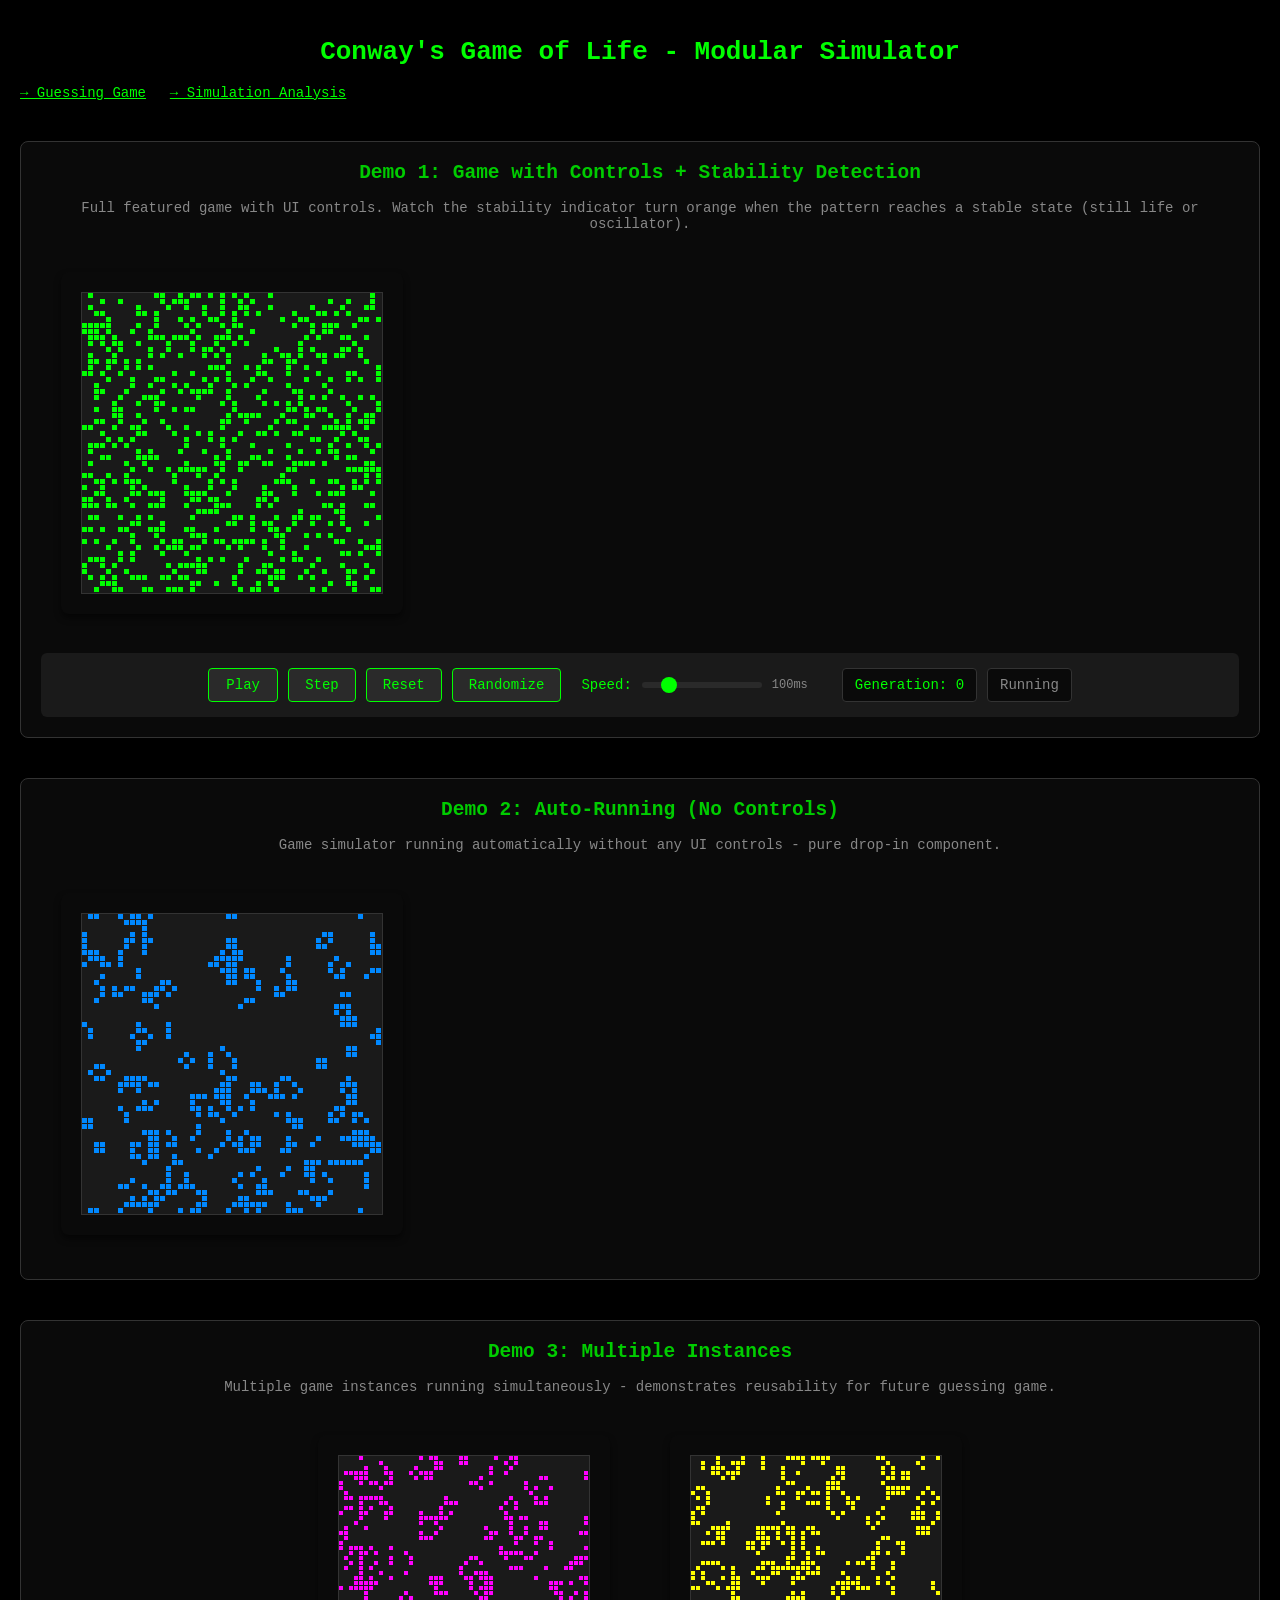
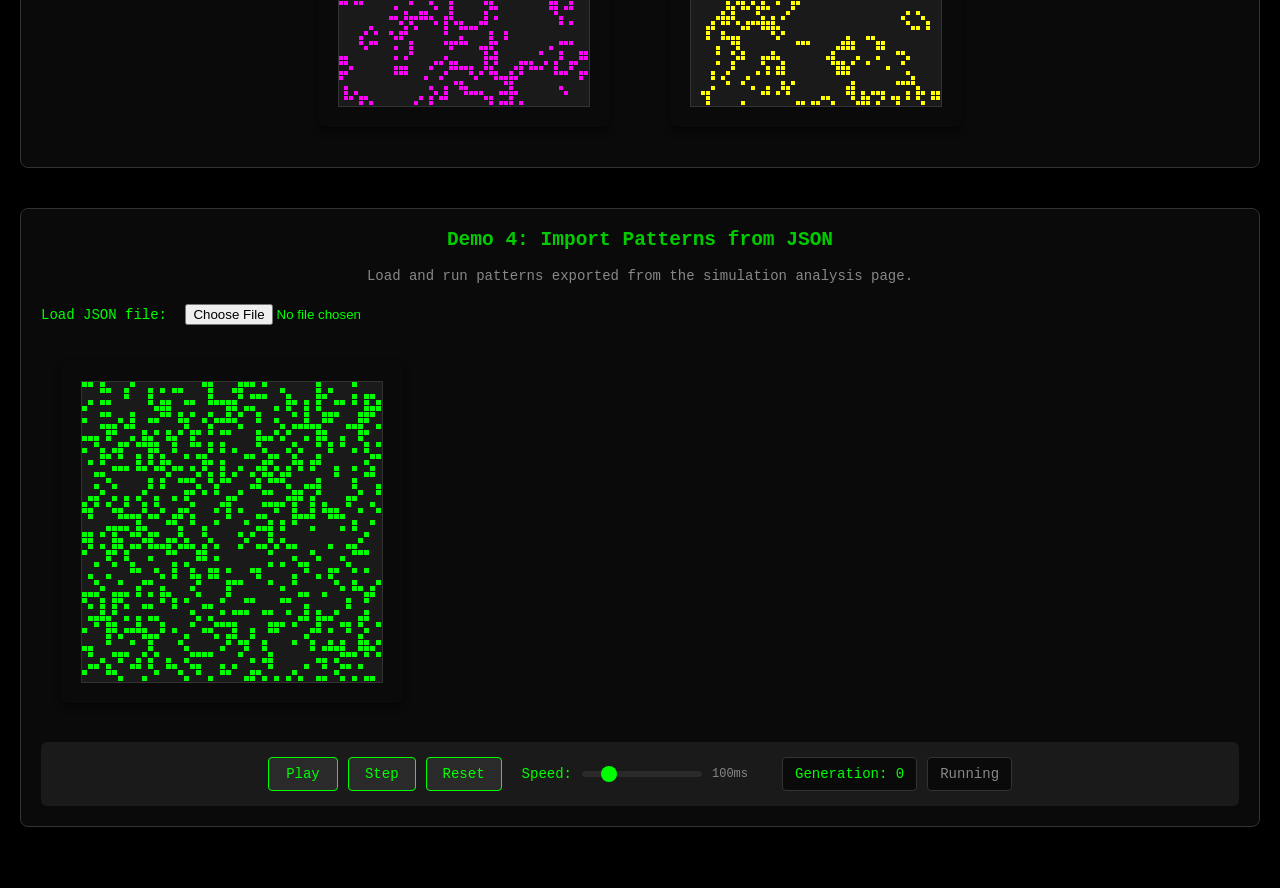
<file: index.html>
<!DOCTYPE html>
<html lang="en">
<head>
  <meta charset="UTF-8">
  <meta name="viewport" content="width=device-width, initial-scale=1.0">
  <title>Conway's Game of Life - Modular Demo</title>
  <link rel="stylesheet" href="conway.css">
</head>
<body>
  <h1>Conway's Game of Life - Modular Simulator</h1>
  <div style="margin-bottom: 16px;">
    <a href="game.html" style="color: #00ff00; font-family: monospace; font-size: 14px; margin-right: 16px;">→ Guessing Game</a>
    <a href="analysis.html" style="color: #00ff00; font-family: monospace; font-size: 14px;">→ Simulation Analysis</a>
  </div>

  <!-- Demo 1: Game with controls -->
  <div class="demo-section">
    <h2>Demo 1: Game with Controls + Stability Detection</h2>
    <p class="demo-description">Full featured game with UI controls. Watch the stability indicator turn orange when the pattern reaches a stable state (still life or oscillator).</p>
    <div class="conway-container" id="game1-container"></div>
    <div id="controls1-container"></div>
  </div>

  <!-- Demo 2: Auto-running game without controls -->
  <div class="demo-section">
    <h2>Demo 2: Auto-Running (No Controls)</h2>
    <p class="demo-description">Game simulator running automatically without any UI controls - pure drop-in component.</p>
    <div class="conway-container" id="game2-container"></div>
  </div>

  <!-- Demo 3: Multiple instances side by side -->
  <div class="demo-section">
    <h2>Demo 3: Multiple Instances</h2>
    <p class="demo-description">Multiple game instances running simultaneously - demonstrates reusability for future guessing game.</p>
    <div class="multi-game-container">
      <div class="conway-container" id="game3-container"></div>
      <div class="conway-container" id="game4-container"></div>
    </div>
  </div>

  <!-- Demo 4: Import and run patterns from JSON -->
  <div class="demo-section">
    <h2>Demo 4: Import Patterns from JSON</h2>
    <p class="demo-description">Load and run patterns exported from the simulation analysis page.</p>

    <div style="margin-bottom: 16px;">
      <label style="color: #00ff00; font-family: monospace; font-size: 14px;">
        Load JSON file:
        <input type="file" id="json-file-input" accept=".json" style="margin-left: 10px;">
      </label>
    </div>

    <div id="json-metadata" style="display: none; margin-bottom: 16px; font-family: monospace; font-size: 12px; color: #00bb00;">
      <div><strong>File loaded:</strong> <span id="json-filename"></span></div>
      <div><strong>Total patterns:</strong> <span id="json-count"></span></div>
      <div><strong>Filter type:</strong> <span id="json-filter-type"></span></div>
      <div><strong>Grid size:</strong> <span id="json-grid-size"></span></div>
    </div>

    <div id="pattern-selector-container" style="display: none; margin-bottom: 16px;">
      <label style="color: #00ff00; font-family: monospace; font-size: 14px;">
        Select pattern:
        <select id="pattern-selector" style="margin-left: 10px; background: #0d0d0d; color: #00ff00; border: 1px solid #00bb00; padding: 4px; font-family: monospace;"></select>
      </label>
      <button id="load-pattern-btn" style="margin-left: 10px; background: #0d0d0d; color: #00ff00; border: 1px solid #00bb00; padding: 4px 12px; font-family: monospace; cursor: pointer;">Load Pattern</button>
    </div>

    <div id="pattern-info" style="display: none; margin-bottom: 16px; font-family: monospace; font-size: 12px; color: #888;">
      <div><strong>Pattern ID:</strong> <span id="pattern-id"></span></div>
      <div><strong>Status:</strong> <span id="pattern-status"></span></div>
      <div><strong>Period:</strong> <span id="pattern-period"></span></div>
      <div><strong>Generations to stability:</strong> <span id="pattern-gen-to-stability"></span></div>
    </div>

    <div class="conway-container" id="game-import-container"></div>
    <div id="controls-import-container"></div>
  </div>

  <!-- Load scripts -->
  <script src="conway.js"></script>
  <script src="controls.js"></script>

  <script>
    // Demo 1: Game with full controls
    const game1Container = document.getElementById('game1-container');
    const game1 = new ConwayGame(game1Container, {
      width: 50,
      height: 50,
      cellSize: 6,
      updateInterval: 100,
      autoStart: false,
      cellColor: '#00ff00'
    });

    const controls1Container = document.getElementById('controls1-container');
    const controls1 = new ConwayControls(game1, controls1Container, {
      showPlayPause: true,
      showStep: true,
      showReset: true,
      showRandomize: true,
      showSpeed: true,
      showGeneration: true,
      showStability: true,
      minSpeed: 10,
      maxSpeed: 500,
      defaultSpeed: 100
    });

    // Demo 2: Auto-running game without controls
    const game2Container = document.getElementById('game2-container');
    const game2 = new ConwayGame(game2Container, {
      width: 50,
      height: 50,
      cellSize: 6,
      updateInterval: 80,
      autoStart: true,
      cellColor: '#0088ff'
    });

    // Demo 3: Multiple small instances
    const game3Container = document.getElementById('game3-container');
    const game3 = new ConwayGame(game3Container, {
      width: 50,
      height: 50,
      cellSize: 5,
      updateInterval: 120,
      autoStart: true,
      cellColor: '#ff00ff'
    });

    const game4Container = document.getElementById('game4-container');
    const game4 = new ConwayGame(game4Container, {
      width: 50,
      height: 50,
      cellSize: 5,
      updateInterval: 90,
      autoStart: true,
      cellColor: '#ffff00'
    });

    // Example: Setting a predefined pattern (Glider)
    // Uncomment to see a glider pattern instead of random
    /*
    game3.setPattern([
      {x: 1, y: 0},
      {x: 2, y: 1},
      {x: 0, y: 2},
      {x: 1, y: 2},
      {x: 2, y: 2}
    ]);
    game3.start();
    */

    // Demo 4: Import and run patterns
    const gameImportContainer = document.getElementById('game-import-container');
    const gameImport = new ConwayGame(gameImportContainer, {
      width: 50,
      height: 50,
      cellSize: 6,
      updateInterval: 100,
      autoStart: false,
      cellColor: '#00ff00'
    });

    const controlsImportContainer = document.getElementById('controls-import-container');
    const controlsImport = new ConwayControls(gameImport, controlsImportContainer, {
      showPlayPause: true,
      showStep: true,
      showReset: true,
      showRandomize: false,
      showSpeed: true,
      showGeneration: true,
      showStability: true,
      minSpeed: 10,
      maxSpeed: 500,
      defaultSpeed: 100
    });

    // JSON import logic
    let loadedData = null;
    const jsonFileInput = document.getElementById('json-file-input');
    const jsonMetadata = document.getElementById('json-metadata');
    const jsonFilename = document.getElementById('json-filename');
    const jsonCount = document.getElementById('json-count');
    const jsonFilterType = document.getElementById('json-filter-type');
    const jsonGridSize = document.getElementById('json-grid-size');
    const patternSelectorContainer = document.getElementById('pattern-selector-container');
    const patternSelector = document.getElementById('pattern-selector');
    const loadPatternBtn = document.getElementById('load-pattern-btn');
    const patternInfo = document.getElementById('pattern-info');
    const patternId = document.getElementById('pattern-id');
    const patternStatus = document.getElementById('pattern-status');
    const patternPeriod = document.getElementById('pattern-period');
    const patternGenToStability = document.getElementById('pattern-gen-to-stability');

    jsonFileInput.addEventListener('change', (e) => {
      const file = e.target.files[0];
      if (!file) return;

      const reader = new FileReader();
      reader.onload = (event) => {
        try {
          loadedData = JSON.parse(event.target.result);

          // Validate structure
          if (!loadedData.metadata || !loadedData.simulations) {
            alert('Invalid JSON format. Expected export from simulation analysis.');
            return;
          }

          // Display metadata
          jsonFilename.textContent = file.name;
          jsonCount.textContent = loadedData.simulations.length;
          jsonFilterType.textContent = loadedData.metadata.filter?.type || 'unknown';
          const gridSize = loadedData.metadata.config;
          jsonGridSize.textContent = `${gridSize.gridWidth} × ${gridSize.gridHeight}`;
          jsonMetadata.style.display = 'block';

          // Populate pattern selector
          patternSelector.innerHTML = '';
          loadedData.simulations.forEach((sim, index) => {
            const option = document.createElement('option');
            option.value = index;
            const status = sim.isStable ? 'Stable' : 'Unstable';
            const genText = sim.generationsToStability !== null ? `${sim.generationsToStability} gen` : 'N/A';
            option.textContent = `#${sim.id} - ${status} - Period ${sim.period} - ${genText}`;
            patternSelector.appendChild(option);
          });

          patternSelectorContainer.style.display = 'block';
          patternInfo.style.display = 'none';
        } catch (err) {
          alert('Error parsing JSON file: ' + err.message);
        }
      };
      reader.readAsText(file);
    });

    loadPatternBtn.addEventListener('click', () => {
      if (!loadedData) return;

      const selectedIndex = parseInt(patternSelector.value);
      const simulation = loadedData.simulations[selectedIndex];

      if (!simulation || !simulation.initialGrid) {
        alert('Invalid pattern data');
        return;
      }

      // Load the grid into the game
      gameImport.setGrid(simulation.initialGrid);

      // Display pattern info
      patternId.textContent = simulation.id;
      patternStatus.textContent = simulation.isStable ? 'Stable' : 'Unstable';
      patternPeriod.textContent = simulation.period || 'N/A';
      patternGenToStability.textContent = simulation.generationsToStability !== null ? simulation.generationsToStability : 'N/A';
      patternInfo.style.display = 'block';

      // Stop if running
      gameImport.stop();
    });
  </script>
</body>
</html>
</file>
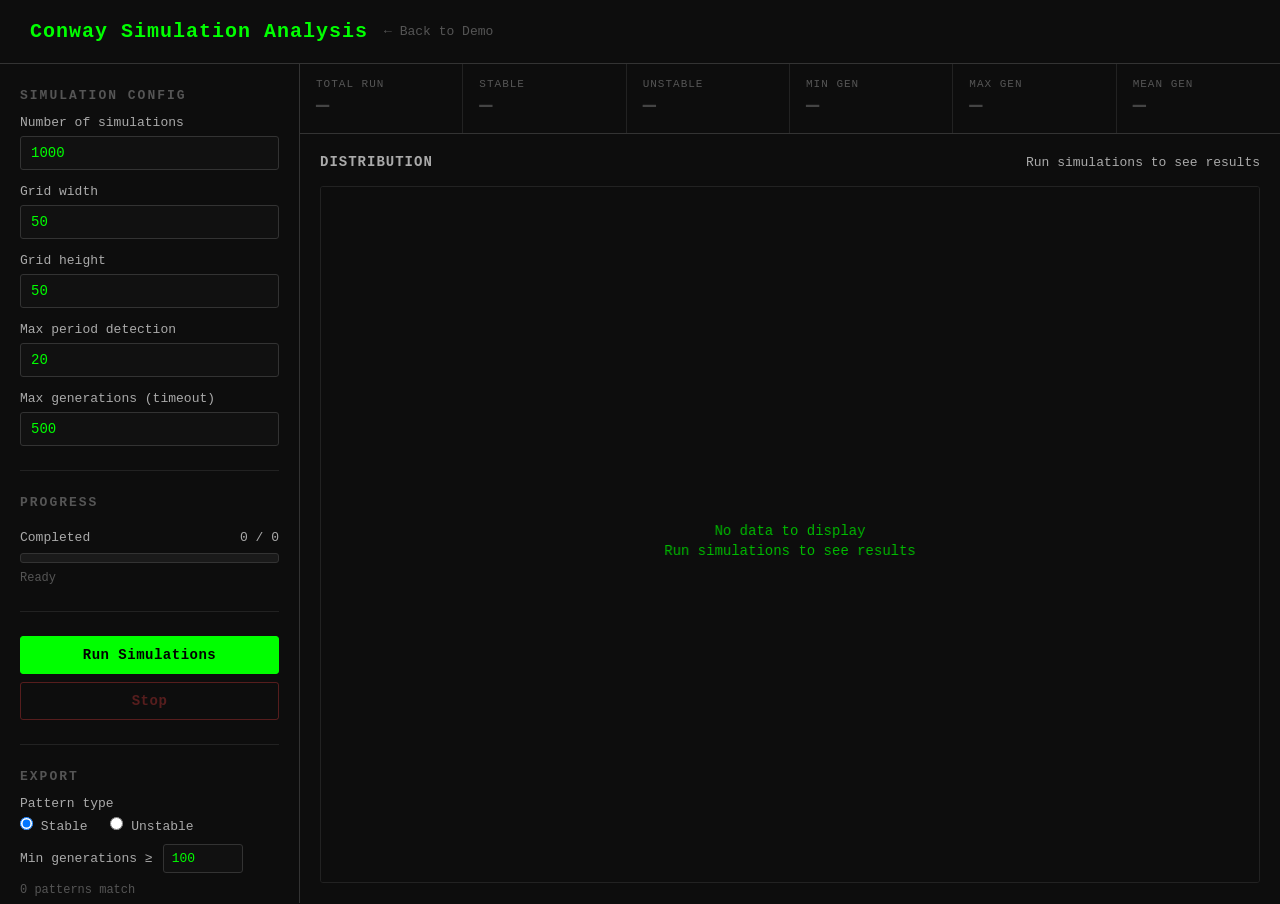
<file: analysis.html>
<!DOCTYPE html>
<html lang="en">
<head>
  <meta charset="UTF-8">
  <meta name="viewport" content="width=device-width, initial-scale=1.0">
  <title>Conway's Game of Life - Simulation Analysis</title>
  <link rel="stylesheet" href="analysis.css">
</head>
<body>

  <header>
    <h1>Conway Simulation Analysis</h1>
    <a href="index.html">← Back to Demo</a>
  </header>

  <div class="main-layout">

    <!-- Sidebar: Controls -->
    <aside class="sidebar">

      <div>
        <h2>Simulation Config</h2>
        <div class="form-section">
          <div class="form-group">
            <label for="num-simulations">Number of simulations</label>
            <input type="number" id="num-simulations" value="1000" min="1" max="100000">
          </div>
          <div class="form-group">
            <label for="grid-width">Grid width</label>
            <input type="number" id="grid-width" value="50" min="10" max="200">
          </div>
          <div class="form-group">
            <label for="grid-height">Grid height</label>
            <input type="number" id="grid-height" value="50" min="10" max="200">
          </div>
          <div class="form-group">
            <label for="max-period" title="Maximum oscillator period to detect. Patterns with longer periods are classified as unstable.">Max period detection</label>
            <input type="number" id="max-period" value="20" min="5" max="100" title="Maximum oscillator period to detect. Patterns with longer periods are classified as unstable.">
          </div>
          <div class="form-group">
            <label for="max-generations" title="Maximum generations to simulate. Patterns that don't stabilize within this limit are classified as unstable.">Max generations (timeout)</label>
            <input type="number" id="max-generations" value="500" min="10" max="10000" title="Maximum generations to simulate. Patterns that don't stabilize within this limit are classified as unstable.">
          </div>
        </div>
      </div>

      <hr class="divider">

      <div class="progress-section">
        <h2>Progress</h2>
        <div class="progress-label">
          <span>Completed</span>
          <span id="progress-text">0 / 0</span>
        </div>
        <div class="progress-bar-track">
          <div class="progress-bar-fill" id="progress-bar"></div>
        </div>
        <div class="progress-status" id="progress-status">Ready</div>
      </div>

      <hr class="divider">

      <div class="button-group">
        <button class="btn btn-primary" id="btn-start">Run Simulations</button>
        <button class="btn btn-danger" id="btn-stop" disabled>Stop</button>
      </div>

      <hr class="divider">

      <div>
        <h2>Export</h2>
        <div class="download-section">
          <div class="form-group">
            <label>Pattern type</label>
            <div>
              <label style="display: inline-block; margin-right: 15px;">
                <input type="radio" name="export-type" value="stable" checked>
                Stable
              </label>
              <label style="display: inline-block;">
                <input type="radio" name="export-type" value="unstable">
                Unstable
              </label>
            </div>
          </div>
          <div class="download-row" id="min-gen-row">
            <label for="min-generations">Min generations ≥</label>
            <input type="number" id="min-generations" value="100" min="0">
          </div>
          <div class="download-count" id="download-count">0 patterns match</div>
          <button class="btn btn-secondary" id="btn-download" disabled>Download JSON</button>
        </div>
      </div>

    </aside>

    <!-- Main content: Stats + Histogram -->
    <main class="content">

      <div class="stats-row">
        <div class="stat-card">
          <div class="stat-label">Total Run</div>
          <div class="stat-value muted" id="stat-total">—</div>
        </div>
        <div class="stat-card">
          <div class="stat-label">Stable</div>
          <div class="stat-value muted" id="stat-stable">—</div>
        </div>
        <div class="stat-card">
          <div class="stat-label">Unstable</div>
          <div class="stat-value muted" id="stat-unstable">—</div>
        </div>
        <div class="stat-card">
          <div class="stat-label">Min Gen</div>
          <div class="stat-value muted" id="stat-min">—</div>
        </div>
        <div class="stat-card">
          <div class="stat-label">Max Gen</div>
          <div class="stat-value muted" id="stat-max">—</div>
        </div>
        <div class="stat-card">
          <div class="stat-label">Mean Gen</div>
          <div class="stat-value muted" id="stat-mean">—</div>
        </div>
      </div>

      <div class="histogram-area">
        <div class="histogram-header">
          <h2>Distribution</h2>
          <div class="histogram-options">
            <span id="histogram-info">Run simulations to see results</span>
          </div>
        </div>
        <canvas id="histogram-canvas"></canvas>
      </div>

    </main>
  </div>

  <script src="conway.js"></script>
  <script src="simulation.js"></script>
  <script src="histogram.js"></script>
  <script>
    // Elements
    const numSimulationsInput = document.getElementById('num-simulations');
    const gridWidthInput = document.getElementById('grid-width');
    const gridHeightInput = document.getElementById('grid-height');
    const maxPeriodInput = document.getElementById('max-period');
    const maxGenerationsInput = document.getElementById('max-generations');
    const btnStart = document.getElementById('btn-start');
    const btnStop = document.getElementById('btn-stop');
    const btnDownload = document.getElementById('btn-download');
    const progressBar = document.getElementById('progress-bar');
    const progressText = document.getElementById('progress-text');
    const progressStatus = document.getElementById('progress-status');
    const downloadCount = document.getElementById('download-count');
    const minGenerationsInput = document.getElementById('min-generations');
    const minGenRow = document.getElementById('min-gen-row');
    const exportTypeRadios = document.getElementsByName('export-type');
    const histogramInfo = document.getElementById('histogram-info');

    // Stat elements
    const statTotal = document.getElementById('stat-total');
    const statStable = document.getElementById('stat-stable');
    const statUnstable = document.getElementById('stat-unstable');
    const statMin = document.getElementById('stat-min');
    const statMax = document.getElementById('stat-max');
    const statMean = document.getElementById('stat-mean');

    // Setup histogram canvas
    const histCanvas = document.getElementById('histogram-canvas');
    let histogram = null;
    let runner = null;

    function initHistogram() {
      const rect = histCanvas.parentElement.getBoundingClientRect();
      histCanvas.width = histCanvas.offsetWidth || rect.width - 40;
      histCanvas.height = histCanvas.offsetHeight || rect.height - 60;
      histogram = new Histogram(histCanvas, {
        barColor: '#00bb00',
        barHoverColor: '#00ff00',
        backgroundColor: '#0d0d0d',
        gridColor: '#1e1e1e',
        textColor: '#00bb00',
        axisColor: '#00bb00'
      });
      histogram.render();
    }

    // Resize canvas when window resizes
    window.addEventListener('resize', () => {
      histCanvas.width = histCanvas.offsetWidth;
      histCanvas.height = histCanvas.offsetHeight;
      if (histogram) histogram.render();
    });

    // Initialize after layout
    requestAnimationFrame(() => {
      requestAnimationFrame(() => {
        histCanvas.width = histCanvas.offsetWidth;
        histCanvas.height = histCanvas.offsetHeight;
        initHistogram();
      });
    });

    function setRunning(running) {
      btnStart.disabled = running;
      btnStop.disabled = !running;
      numSimulationsInput.disabled = running;
      gridWidthInput.disabled = running;
      gridHeightInput.disabled = running;
      maxPeriodInput.disabled = running;
      maxGenerationsInput.disabled = running;
    }

    function updateStats(stats) {
      statTotal.textContent = stats.total.toLocaleString();
      statTotal.classList.remove('muted');
      statStable.textContent = stats.stable.toLocaleString();
      statStable.classList.remove('muted');
      statUnstable.textContent = stats.unstable.toLocaleString();
      statUnstable.classList.remove('muted');
      statMin.textContent = stats.min !== null ? stats.min : '—';
      statMin.classList.toggle('muted', stats.min === null);
      statMax.textContent = stats.max !== null ? stats.max : '—';
      statMax.classList.toggle('muted', stats.max === null);
      statMean.textContent = stats.mean !== null ? stats.mean : '—';
      statMean.classList.toggle('muted', stats.mean === null);
    }

    function getSelectedExportType() {
      for (const radio of exportTypeRadios) {
        if (radio.checked) return radio.value;
      }
      return 'stable';
    }

    function updateDownloadCount() {
      if (!runner) return;
      const exportType = getSelectedExportType();

      if (exportType === 'stable') {
        const minGen = parseInt(minGenerationsInput.value) || 0;
        const filtered = runner.getFilteredResults(minGen);
        downloadCount.textContent = `${filtered.length.toLocaleString()} patterns match`;
        minGenRow.style.display = '';
      } else {
        const unstable = runner.getUnstableResults();
        downloadCount.textContent = `${unstable.length.toLocaleString()} patterns match`;
        minGenRow.style.display = 'none';
      }
    }

    minGenerationsInput.addEventListener('input', updateDownloadCount);
    exportTypeRadios.forEach(radio => {
      radio.addEventListener('change', updateDownloadCount);
    });

    // Start simulation
    btnStart.addEventListener('click', () => {
      const numSims = parseInt(numSimulationsInput.value) || 1000;
      const gridW = parseInt(gridWidthInput.value) || 50;
      const gridH = parseInt(gridHeightInput.value) || 50;
      const maxPeriod = parseInt(maxPeriodInput.value) || 20;
      const maxGen = parseInt(maxGenerationsInput.value) || 500;

      // Reset display
      progressBar.style.width = '0%';
      progressText.textContent = `0 / ${numSims.toLocaleString()}`;
      progressStatus.textContent = 'Running...';
      histogramInfo.textContent = 'Simulating...';
      btnDownload.disabled = true;
      downloadCount.textContent = '0 patterns match';

      [statTotal, statStable, statUnstable, statMin, statMax, statMean].forEach(el => {
        el.textContent = '—';
        el.classList.add('muted');
      });

      if (histogram) histogram.clear();

      setRunning(true);

      runner = new SimulationRunner({
        numSimulations: numSims,
        gridWidth: gridW,
        gridHeight: gridH,
        maxGenerations: maxGen,
        maxHistorySize: maxPeriod,

        onProgress: (completed, total) => {
          const pct = (completed / total) * 100;
          progressBar.style.width = `${pct.toFixed(1)}%`;
          progressText.textContent = `${completed.toLocaleString()} / ${total.toLocaleString()}`;
          histogram.setData(runner.getResults());
          updateStats(runner.getStatistics());
        },

        onComplete: (results) => {
          setRunning(false);
          progressStatus.textContent = `Done — ${results.length.toLocaleString()} simulations complete`;
          histogram.setData(results);
          const stats = runner.getStatistics();
          updateStats(stats);
          updateDownloadCount();
          btnDownload.disabled = false;
          const maxPeriodValue = parseInt(maxPeriodInput.value) || 20;
          const maxGenValue = parseInt(maxGenerationsInput.value) || 500;
          histogramInfo.textContent = `${stats.stable.toLocaleString()} stable (period ≤${maxPeriodValue}, within ${maxGenValue} gen) / ${stats.unstable.toLocaleString()} unstable`;
        }
      });

      runner.runAll();
    });

    // Stop simulation
    btnStop.addEventListener('click', () => {
      if (runner) {
        runner.cancel();
        setRunning(false);
        progressStatus.textContent = 'Stopped';
        if (runner.results.length > 0) {
          histogram.setData(runner.getResults());
          updateStats(runner.getStatistics());
          updateDownloadCount();
          btnDownload.disabled = false;
        }
      }
    });

    // Download JSON
    btnDownload.addEventListener('click', () => {
      if (!runner) return;
      const exportType = getSelectedExportType();
      const minGen = parseInt(minGenerationsInput.value) || 0;
      const json = runner.exportToJSON(exportType, minGen);
      const blob = new Blob([json], { type: 'application/json' });
      const url = URL.createObjectURL(blob);
      const a = document.createElement('a');
      const timestamp = new Date().toISOString().replace(/[:.]/g, '-').slice(0, 19);
      a.href = url;
      if (exportType === 'stable') {
        a.download = `conway-stable-min${minGen}gen-${timestamp}.json`;
      } else {
        a.download = `conway-unstable-${timestamp}.json`;
      }
      a.click();
      URL.revokeObjectURL(url);
    });
  </script>
</body>
</html>
</file>
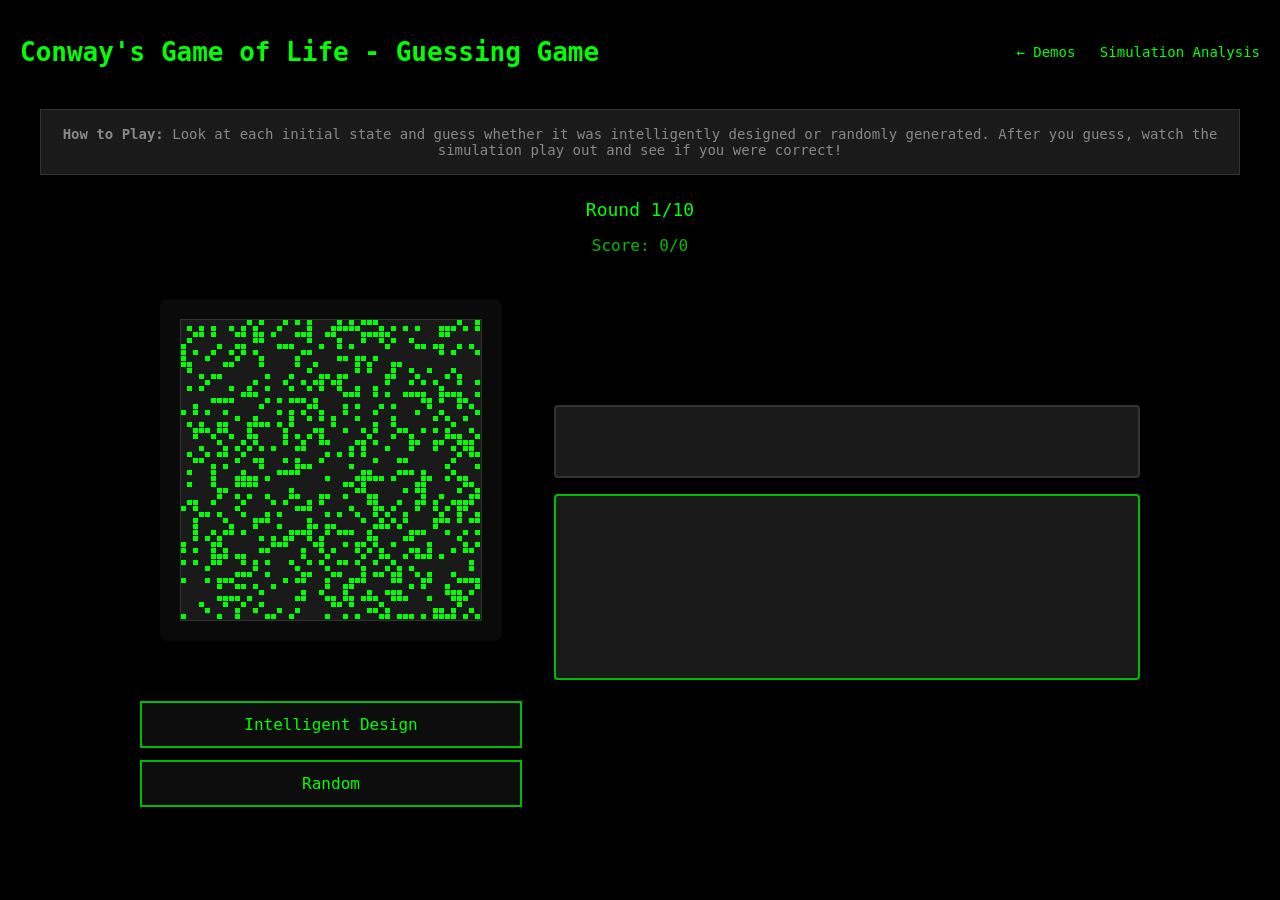
<file: game.html>
<!DOCTYPE html>
<html lang="en">
<head>
  <meta charset="UTF-8">
  <meta name="viewport" content="width=device-width, initial-scale=1.0">
  <title>Conway's Game of Life - Guessing Game</title>
  <link rel="stylesheet" href="conway.css">
  <style>
    .game-header {
      display: flex;
      justify-content: space-between;
      align-items: center;
      margin-bottom: 24px;
    }

    .game-links {
      font-family: monospace;
      font-size: 14px;
    }

    .game-links a {
      color: #00ff00;
      margin-left: 16px;
      text-decoration: none;
    }

    .game-links a:hover {
      color: #00bb00;
    }

    .game-container {
      max-width: 1200px;
      margin: 0 auto;
      font-family: monospace;
    }

    .game-layout {
      display: flex;
      gap: 32px;
      align-items: center;
      margin-top: 24px;
      max-width: 1000px;
      margin-left: auto;
      margin-right: auto;
    }

    .game-left {
      flex: 0 0 auto;
      display: flex;
      flex-direction: column;
      align-items: center;
      gap: 16px;
    }

    .game-right {
      flex: 1;
      display: flex;
      flex-direction: column;
      gap: 16px;
      justify-content: center;
    }

    .round-info {
      text-align: center;
      margin-bottom: 16px;
      font-size: 18px;
      color: #00ff00;
    }

    .score-display {
      text-align: center;
      margin-bottom: 24px;
      font-size: 16px;
      color: #00bb00;
    }

    .game-board {
      margin: 0 auto 24px;
      display: flex;
      justify-content: center;
    }

    .guess-buttons {
      display: flex;
      flex-direction: column;
      gap: 12px;
      width: 100%;
    }

    .guess-btn {
      padding: 12px 24px;
      font-size: 16px;
      font-family: monospace;
      background: #0d0d0d;
      color: #00ff00;
      border: 2px solid #00bb00;
      cursor: pointer;
      transition: all 0.2s;
      width: 100%;
    }

    .guess-btn:hover:not(:disabled) {
      background: #00bb00;
      color: #0d0d0d;
      border-color: #00ff00;
    }

    .guess-btn:disabled {
      opacity: 0.4;
      cursor: not-allowed;
    }

    .reveal-panel {
      text-align: left;
      padding: 16px;
      background: #1a1a1a;
      border: 2px solid #00bb00;
      border-radius: 4px;
      min-height: 150px;
    }

    .reveal-title {
      font-size: 20px;
      margin-bottom: 12px;
      color: #00ff00;
    }

    .reveal-title.correct {
      color: #00ff00;
    }

    .reveal-title.incorrect {
      color: #ff6600;
    }

    .reveal-stats {
      font-size: 13px;
      color: #888;
      line-height: 1.6;
    }

    .reveal-stats strong {
      color: #00bb00;
    }

    .final-score-panel {
      text-align: center;
      margin: 48px 0;
      padding: 48px;
      background: #1a1a1a;
      border: 2px solid #00ff00;
      border-radius: 4px;
      display: none;
    }

    .final-score-panel.show {
      display: block;
    }

    .final-score-title {
      font-size: 32px;
      margin-bottom: 24px;
      color: #00ff00;
    }

    .final-score-value {
      font-size: 48px;
      margin-bottom: 16px;
      color: #00ff00;
    }

    .final-score-message {
      font-size: 18px;
      margin-bottom: 32px;
      color: #00bb00;
    }

    .play-again-btn {
      padding: 16px 48px;
      font-size: 18px;
      font-family: monospace;
      background: #0d0d0d;
      color: #00ff00;
      border: 2px solid #00bb00;
      cursor: pointer;
    }

    .play-again-btn:hover {
      background: #00bb00;
      color: #0d0d0d;
    }

    .instructions {
      text-align: center;
      margin-bottom: 24px;
      padding: 16px;
      background: #1a1a1a;
      border: 1px solid #333;
      color: #888;
      font-size: 14px;
    }
  </style>
</head>
<body>
  <div class="game-header">
    <h1>Conway's Game of Life - Guessing Game</h1>
    <div class="game-links">
      <a href="index.html">← Demos</a>
      <a href="analysis.html">Simulation Analysis</a>
    </div>
  </div>

  <div class="game-container">
    <div class="instructions">
      <strong>How to Play:</strong> Look at each initial state and guess whether it was intelligently designed or randomly generated.
      After you guess, watch the simulation play out and see if you were correct!
    </div>

    <div class="round-info">
      <span id="round-counter"></span>
    </div>

    <div class="score-display">
      <span id="score-text">Score: 0/0</span>
    </div>

    <div class="game-layout">
      <!-- Left: Game Board and Controls -->
      <div class="game-left">
        <div class="game-board">
          <div class="conway-container" id="game-container"></div>
        </div>

        <div class="guess-buttons" id="guess-buttons">
          <button class="guess-btn" id="btn-intelligent">Intelligent Design</button>
          <button class="guess-btn" id="btn-random">Random</button>
        </div>
      </div>

      <!-- Right: Results -->
      <div class="game-right">
        <div id="probability-display" style="text-align: left; padding: 12px; font-family: monospace; font-size: 13px; color: #00bb00; background: #1a1a1a; border: 2px solid #333; border-radius: 4px; min-height: 45px;">
          <span id="probability-text"></span>
        </div>

        <div class="reveal-panel" id="reveal-panel">
          <div class="reveal-title" id="reveal-title"></div>
          <div class="reveal-stats" id="reveal-stats"></div>
          <button class="guess-btn" id="btn-next-round" style="margin-top: 24px; display: none;">Next Round</button>
        </div>

        <div class="final-score-panel" id="final-score-panel">
          <div class="final-score-title">Game Complete!</div>
          <div class="final-score-value" id="final-score-value"></div>
          <div class="final-score-message" id="final-score-message"></div>
          <button class="play-again-btn" id="play-again-btn">Play Again</button>
        </div>
      </div>
    </div>
  </div>

  <script src="conway.js"></script>
  <script src="prechosen-patterns.js"></script>
  <script src="game-config.js"></script>
  <script src="game.js"></script>
</body>
</html>
</file>
<file: conway.css>
/**
 * Conway's Game of Life - Styling
 */

/* Container for each game instance */
.conway-container {
  display: inline-block;
  margin: 20px;
  padding: 20px;
  background: #0a0a0a;
  border-radius: 8px;
  box-shadow: 0 4px 6px rgba(0, 0, 0, 0.5);
}

/* Canvas styling (applied inline, but can be overridden) */
canvas {
  display: block;
  margin: 0 auto;
}

/* Control panel */
.conway-controls {
  margin-top: 15px;
  padding: 15px;
  background: #1a1a1a;
  border-radius: 6px;
  display: flex;
  flex-wrap: wrap;
  gap: 10px;
  align-items: center;
  justify-content: center;
}

/* Buttons */
.conway-btn {
  padding: 8px 16px;
  background: #2a2a2a;
  color: #00ff00;
  border: 1px solid #00ff00;
  border-radius: 4px;
  cursor: pointer;
  font-family: monospace;
  font-size: 14px;
  transition: all 0.2s;
}

.conway-btn:hover {
  background: #00ff00;
  color: #000;
}

.conway-btn:active {
  transform: scale(0.95);
}

.conway-btn.play-pause {
  min-width: 70px;
}

/* Speed control */
.conway-speed-control {
  display: flex;
  align-items: center;
  gap: 10px;
  padding: 0 10px;
}

.conway-label {
  color: #00ff00;
  font-family: monospace;
  font-size: 14px;
  display: flex;
  align-items: center;
  gap: 8px;
}

.conway-slider {
  width: 120px;
  height: 6px;
  background: #2a2a2a;
  outline: none;
  border-radius: 3px;
  -webkit-appearance: none;
}

.conway-slider::-webkit-slider-thumb {
  -webkit-appearance: none;
  appearance: none;
  width: 16px;
  height: 16px;
  background: #00ff00;
  cursor: pointer;
  border-radius: 50%;
}

.conway-slider::-moz-range-thumb {
  width: 16px;
  height: 16px;
  background: #00ff00;
  cursor: pointer;
  border-radius: 50%;
  border: none;
}

.conway-speed-value {
  color: #888;
  font-family: monospace;
  font-size: 12px;
  min-width: 50px;
}

/* Generation counter */
.conway-generation {
  color: #00ff00;
  font-family: monospace;
  font-size: 14px;
  padding: 8px 12px;
  background: #0a0a0a;
  border-radius: 4px;
  border: 1px solid #333;
}

/* Stability indicator */
.conway-stability {
  color: #888;
  font-family: monospace;
  font-size: 14px;
  padding: 8px 12px;
  background: #0a0a0a;
  border-radius: 4px;
  border: 1px solid #333;
  transition: all 0.3s;
}

.conway-stability.stable {
  color: #ffaa00;
  border-color: #ffaa00;
  background: #1a0f00;
  font-weight: bold;
}

/* Page styling */
body {
  background: #000;
  color: #0f0;
  font-family: monospace;
  margin: 0;
  padding: 20px;
}

h1, h2, h3 {
  color: #00ff00;
  text-align: center;
  font-family: monospace;
}

.demo-section {
  margin: 40px 0;
  padding: 20px;
  border: 1px solid #333;
  border-radius: 8px;
  background: #0a0a0a;
}

.demo-section h2 {
  margin-top: 0;
  color: #00cc00;
}

.demo-description {
  text-align: center;
  color: #888;
  margin-bottom: 20px;
  font-size: 14px;
}

/* Multi-instance layout */
.multi-game-container {
  display: flex;
  flex-wrap: wrap;
  justify-content: center;
  gap: 20px;
}
</file>
<file: analysis.css>
* {
  box-sizing: border-box;
  margin: 0;
  padding: 0;
}

body {
  background: #0d0d0d;
  color: #00ff00;
  font-family: monospace;
  min-height: 100vh;
}

header {
  padding: 20px 30px;
  border-bottom: 1px solid #333;
  display: flex;
  align-items: center;
  gap: 16px;
}

header h1 {
  font-size: 20px;
  font-weight: bold;
  letter-spacing: 1px;
}

header a {
  color: #555;
  text-decoration: none;
  font-size: 13px;
}

header a:hover {
  color: #00ff00;
}

.main-layout {
  display: grid;
  grid-template-columns: 300px 1fr;
  height: calc(100vh - 61px);
}

/* Sidebar */
.sidebar {
  padding: 24px 20px;
  border-right: 1px solid #333;
  overflow-y: auto;
  display: flex;
  flex-direction: column;
  gap: 24px;
}

.sidebar h2 {
  font-size: 13px;
  color: #555;
  text-transform: uppercase;
  letter-spacing: 2px;
  margin-bottom: 12px;
}

.form-group {
  display: flex;
  flex-direction: column;
  gap: 6px;
}

.form-group label {
  font-size: 13px;
  color: #aaa;
}

.form-group input[type="number"] {
  background: #111;
  border: 1px solid #333;
  color: #00ff00;
  padding: 8px 10px;
  font-family: monospace;
  font-size: 14px;
  border-radius: 3px;
  width: 100%;
  outline: none;
  transition: border-color 0.2s;
}

.form-group input[type="number"]:focus {
  border-color: #00ff00;
}

.form-group input[type="number"]:disabled {
  opacity: 0.4;
  cursor: not-allowed;
}

.form-section {
  display: flex;
  flex-direction: column;
  gap: 14px;
}

.divider {
  border: none;
  border-top: 1px solid #222;
}

/* Buttons */
.btn {
  padding: 10px 16px;
  font-family: monospace;
  font-size: 14px;
  font-weight: bold;
  border: 1px solid;
  border-radius: 3px;
  cursor: pointer;
  transition: all 0.2s;
  letter-spacing: 0.5px;
  width: 100%;
}

.btn-primary {
  background: #00ff00;
  color: #000;
  border-color: #00ff00;
}

.btn-primary:hover {
  background: #00cc00;
  border-color: #00cc00;
}

.btn-primary:disabled {
  opacity: 0.4;
  cursor: not-allowed;
}

.btn-secondary {
  background: transparent;
  color: #00ff00;
  border-color: #333;
}

.btn-secondary:hover {
  border-color: #00ff00;
}

.btn-secondary:disabled {
  opacity: 0.3;
  cursor: not-allowed;
}

.btn-danger {
  background: transparent;
  color: #ff4444;
  border-color: #ff4444;
}

.btn-danger:hover {
  background: #ff4444;
  color: #000;
}

.btn-danger:disabled {
  opacity: 0.3;
  cursor: not-allowed;
}

.button-group {
  display: flex;
  flex-direction: column;
  gap: 8px;
}

/* Progress */
.progress-section {
  display: flex;
  flex-direction: column;
  gap: 8px;
}

.progress-label {
  font-size: 13px;
  color: #aaa;
  display: flex;
  justify-content: space-between;
}

.progress-bar-track {
  background: #1a1a1a;
  border: 1px solid #333;
  border-radius: 3px;
  height: 10px;
  overflow: hidden;
}

.progress-bar-fill {
  height: 100%;
  background: #00ff00;
  width: 0%;
  transition: width 0.1s;
}

.progress-status {
  font-size: 12px;
  color: #555;
  min-height: 16px;
}

/* Main content */
.content {
  display: flex;
  flex-direction: column;
  overflow: hidden;
}

/* Stats row */
.stats-row {
  display: grid;
  grid-template-columns: repeat(6, 1fr);
  border-bottom: 1px solid #333;
}

.stat-card {
  padding: 14px 16px;
  border-right: 1px solid #222;
}

.stat-card:last-child {
  border-right: none;
}

.stat-label {
  font-size: 11px;
  color: #555;
  text-transform: uppercase;
  letter-spacing: 1px;
  margin-bottom: 4px;
}

.stat-value {
  font-size: 22px;
  font-weight: bold;
  color: #00ff00;
}

.stat-value.muted {
  color: #444;
}

/* Histogram area */
.histogram-area {
  flex: 1;
  padding: 20px;
  display: flex;
  flex-direction: column;
  gap: 16px;
  overflow: hidden;
}

.histogram-header {
  display: flex;
  align-items: center;
  justify-content: space-between;
}

.histogram-header h2 {
  font-size: 14px;
  color: #aaa;
  text-transform: uppercase;
  letter-spacing: 1px;
}

.histogram-options {
  display: flex;
  align-items: center;
  gap: 12px;
  font-size: 13px;
  color: #aaa;
}

.histogram-options label {
  display: flex;
  align-items: center;
  gap: 6px;
  cursor: pointer;
}

.histogram-options input[type="checkbox"] {
  accent-color: #00ff00;
  cursor: pointer;
}

#histogram-canvas {
  flex: 1;
  display: block;
  min-height: 0;
  border: 1px solid #222;
  border-radius: 3px;
}

/* Download section */
.download-section {
  display: flex;
  flex-direction: column;
  gap: 10px;
}

.download-row {
  display: flex;
  align-items: center;
  gap: 10px;
}

.download-row label {
  font-size: 13px;
  color: #aaa;
  white-space: nowrap;
}

.download-row input[type="number"] {
  background: #111;
  border: 1px solid #333;
  color: #00ff00;
  padding: 6px 8px;
  font-family: monospace;
  font-size: 13px;
  border-radius: 3px;
  width: 80px;
  outline: none;
}

.download-row input[type="number"]:focus {
  border-color: #00ff00;
}

.download-count {
  font-size: 12px;
  color: #555;
}
</file>
